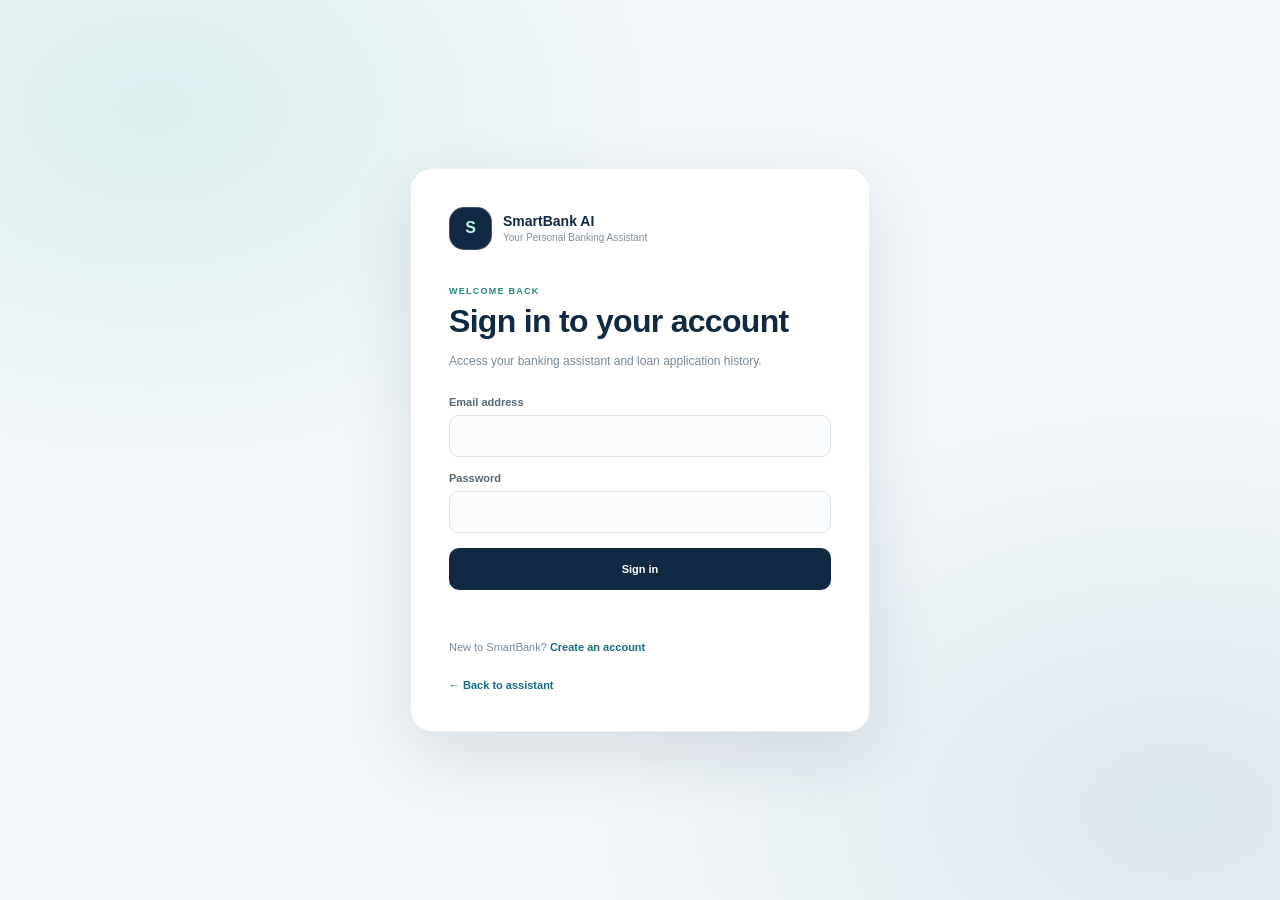
<file: frontend/login.html>
<!doctype html>
<html lang="en"><head><meta charset="utf-8"><meta name="viewport" content="width=device-width,initial-scale=1"><title>Sign in | SmartBank AI</title><link rel="stylesheet" href="style.css"></head>
<body class="auth-page"><main class="auth-card"><a class="brand-lockup" href="index.html"><span class="brand-mark">S</span><span><strong>SmartBank AI</strong><small>Your Personal Banking Assistant</small></span></a><p class="eyebrow">WELCOME BACK</p><h1>Sign in to your account</h1><p class="muted">Access your banking assistant and loan application history.</p><form id="login-form" class="stack-form"><label>Email address<input name="email" type="email" autocomplete="username" required></label><label>Password<input name="password" type="password" autocomplete="current-password" required></label><button class="primary-button" type="submit">Sign in</button><p class="form-message" id="login-message" aria-live="polite"></p></form><p class="auth-switch">New to SmartBank? <a href="register.html">Create an account</a></p><a class="back-link" href="index.html">← Back to assistant</a></main><script src="script.js"></script></body></html>
</file>
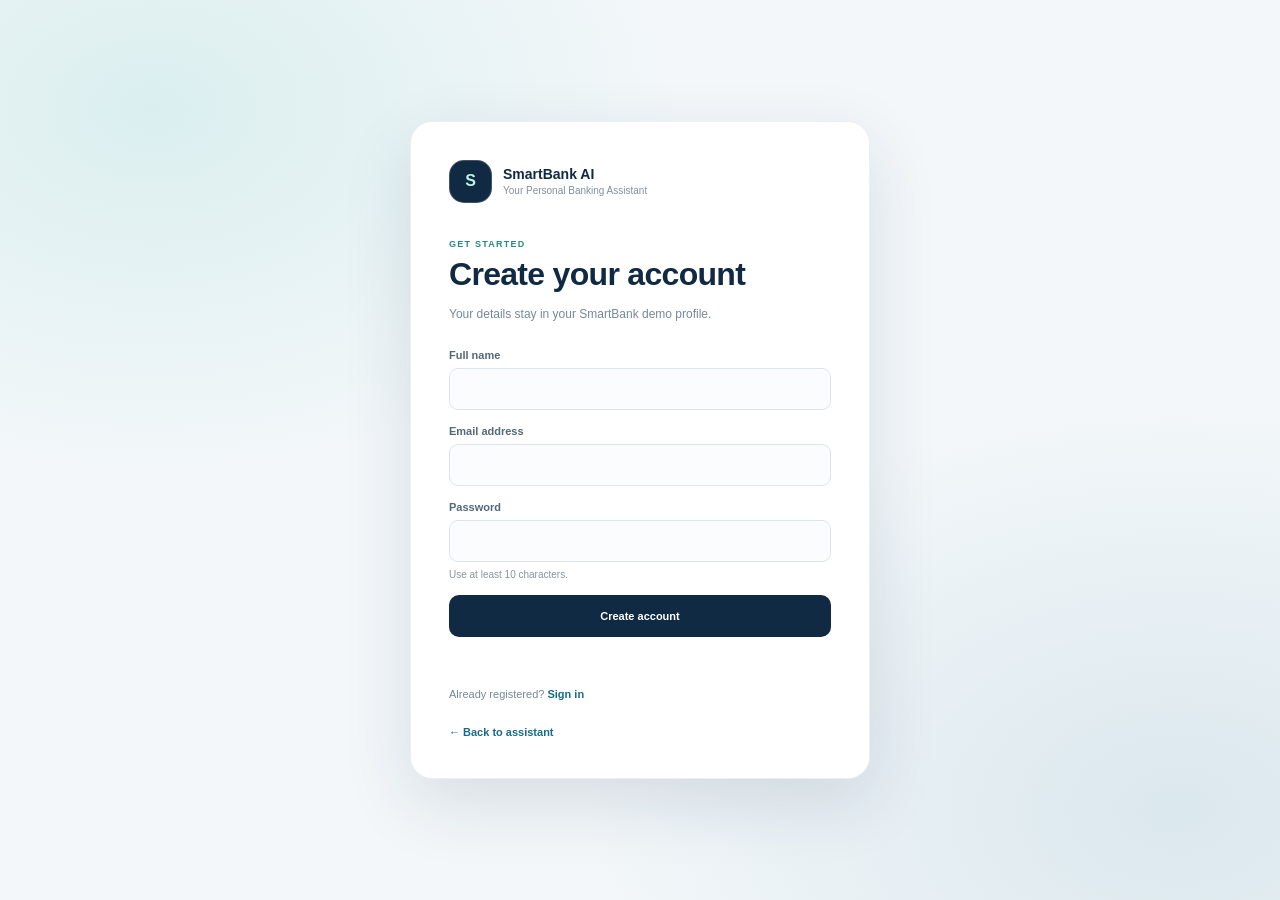
<file: frontend/register.html>
<!doctype html>
<html lang="en"><head><meta charset="utf-8"><meta name="viewport" content="width=device-width,initial-scale=1"><title>Create account | SmartBank AI</title><link rel="stylesheet" href="style.css"></head>
<body class="auth-page"><main class="auth-card"><a class="brand-lockup" href="index.html"><span class="brand-mark">S</span><span><strong>SmartBank AI</strong><small>Your Personal Banking Assistant</small></span></a><p class="eyebrow">GET STARTED</p><h1>Create your account</h1><p class="muted">Your details stay in your SmartBank demo profile.</p><form id="register-form" class="stack-form"><label>Full name<input name="name" autocomplete="name" minlength="2" maxlength="120" required></label><label>Email address<input name="email" type="email" autocomplete="email" required></label><label>Password<input name="password" type="password" autocomplete="new-password" minlength="10" required><small>Use at least 10 characters.</small></label><button class="primary-button" type="submit">Create account</button><p class="form-message" id="register-message" aria-live="polite"></p></form><p class="auth-switch">Already registered? <a href="login.html">Sign in</a></p><a class="back-link" href="index.html">← Back to assistant</a></main><script src="script.js"></script></body></html>
</file>
<file: frontend/style.css>
:root {
  color-scheme: light;
  --navy: #102a43;
  --navy-deep: #0b2035;
  --blue: #176b87;
  --teal: #37b6a5;
  --ink: #1f3347;
  --muted: #7e8d9c;
  --line: #e8edf1;
  --surface: #ffffff;
  --canvas: #f3f7fa;
}

* { box-sizing: border-box; }

body {
  min-width: 320px;
  min-height: 100vh;
  margin: 0;
  color: var(--ink);
  background:
    radial-gradient(ellipse at 12% 12%, rgba(55, 182, 165, .13), transparent 33%),
    radial-gradient(ellipse at 92% 90%, rgba(23, 107, 135, .11), transparent 36%),
    var(--canvas);
  font-family: 'Avenir Next', Avenir, 'Segoe UI', sans-serif;
}

button, input { font: inherit; }
button { cursor: pointer; }

.page-shell {
  display: grid;
  min-height: 100vh;
  padding: 34px 20px;
  place-items: center;
}

.chat-card {
  display: flex;
  flex-direction: column;
  width: min(100%, 850px);
  height: min(800px, calc(100vh - 68px));
  min-height: 530px;
  overflow: hidden;
  border: 1px solid rgba(16, 42, 67, .08);
  border-radius: 22px;
  background: var(--surface);
  box-shadow: 0 24px 70px rgba(16, 42, 67, .12), 0 3px 12px rgba(16, 42, 67, .04);
}

.chat-header {
  display: flex;
  align-items: center;
  gap: 14px;
  min-height: 94px;
  padding: 20px 26px;
  color: #fff;
  background: linear-gradient(112deg, var(--navy-deep), #123b57);
}

.brand-mark {
  display: grid;
  width: 48px;
  height: 48px;
  flex: 0 0 48px;
  place-items: center;
  border: 1px solid rgba(255, 255, 255, .2);
  border-radius: 15px;
  background: rgba(255, 255, 255, .1);
}
.brand-mark svg { width: 29px; fill: none; stroke: #8fe1d1; stroke-linecap: round; stroke-linejoin: round; stroke-width: 1.7; }
.brand-copy { min-width: 0; }
.brand-copy h1 { margin: 0 0 3px; font: 800 19px/1.2 'Avenir Next', Avenir, 'Segoe UI', sans-serif; letter-spacing: -.3px; }
.brand-copy p { margin: 0; color: #c4d4df; font-size: 12px; }

.chat-header-actions {
  display: flex;
  align-items: center;
  gap: 6px;
  margin-left: auto;
  flex-wrap: wrap;
}

.header-action-btn {
  display: inline-flex;
  align-items: center;
  gap: 5px;
  padding: 6px 10px;
  border: 1px solid rgba(143, 225, 209, .35);
  border-radius: 8px;
  color: #effcf9;
  background: rgba(143, 225, 209, .12);
  font-size: 11px;
  font-weight: 600;
  cursor: pointer;
  transition: all .18s ease;
  white-space: nowrap;
}

.header-action-btn:hover {
  background: rgba(143, 225, 209, .25);
  border-color: #8fe1d1;
  transform: translateY(-1px);
}

.header-action-btn .btn-icon {
  font-size: 13px;
}

.clear-button {
  display: flex;
  align-items: center;
  gap: 7px;
  margin-left: auto;
  padding: 9px 11px;
  border: 1px solid rgba(255, 255, 255, .17);
  border-radius: 9px;
  color: #e7f0f5;
  background: rgba(255, 255, 255, .07);
  font-size: 12px;
  transition: background .18s ease;
}
.chat-dashboard-link { margin-left: auto; color: #d7e7ee; font-size: 11px; text-decoration: none; white-space: nowrap; }
.chat-dashboard-link:hover { color: #8fe1d1; }
.chat-dashboard-link + .clear-button { margin-left: 0; }
.chat-header-actions .clear-button { margin-left: 0; }
.clear-button:hover { background: rgba(255, 255, 255, .15); }
.clear-button svg { width: 15px; fill: none; stroke: currentColor; stroke-linecap: round; stroke-linejoin: round; stroke-width: 1.7; }

.chat-content { display: flex; flex: 1; flex-direction: column; min-height: 0; }
.chat-messages { flex: 1; overflow-y: auto; padding: 28px 30px 18px; scroll-behavior: smooth; }
.message-row { display: flex; align-items: flex-start; gap: 11px; margin: 0 0 22px; animation: appear .2s ease-out; }
.message-row.user-row { flex-direction: row-reverse; }
.avatar { display: grid; width: 34px; height: 34px; flex: 0 0 34px; place-items: center; border-radius: 12px; font: 700 13px 'Avenir Next', Avenir, 'Segoe UI', sans-serif; }
.bot-avatar { color: #087d76; background: #ddf5ef; }
.user-avatar { color: #fff; background: var(--navy); }
.message-group { max-width: min(76%, 540px); }
.user-row .message-group { display: flex; flex-direction: column; align-items: flex-end; }
.sender-label { display: block; margin: 0 0 6px 2px; color: #748596; font-size: 11px; font-weight: 600; }
.user-row .sender-label { margin-right: 2px; }
.message-bubble { padding: 12px 15px; border-radius: 4px 16px 16px; font-size: 13px; line-height: 1.6; overflow-wrap: anywhere; }
.message-bubble p { margin: 0; white-space: pre-wrap; }
.bot-bubble { color: #34495c; background: #f2f6f8; }
.user-bubble { border-radius: 16px 4px 16px 16px; color: #fff; background: var(--navy); }
.message-time { display: block; margin: 6px 2px 0; color: #a0acb7; font-size: 10px; }
.loading-bubble { display: flex; align-items: center; gap: 4px; min-width: 52px; min-height: 39px; }
.loading-bubble span { width: 5px; height: 5px; border-radius: 50%; background: #8498a7; animation: typing 1s infinite ease-in-out; }
.loading-bubble span:nth-child(2) { animation-delay: .15s; }
.loading-bubble span:nth-child(3) { animation-delay: .3s; }

/* Floating Glassmorphic Pill Search Bar */
.composer-wrapper {
  padding: 10px 24px 16px;
  background: transparent;
  flex-shrink: 0;
}

.composer {
  display: flex;
  align-items: center;
  gap: 8px;
  padding: 6px 8px 6px 14px;
  border: 1.5px solid rgba(212, 226, 233, 0.88);
  border-radius: 999px;
  background: rgba(255, 255, 255, 0.95);
  backdrop-filter: blur(14px);
  -webkit-backdrop-filter: blur(14px);
  box-shadow: 0 10px 28px rgba(16, 42, 67, 0.08), 0 2px 6px rgba(16, 42, 67, 0.03);
  transition: all .22s cubic-bezier(0.16, 1, 0.3, 1);
}

.composer:focus-within {
  border-color: #59bbaa;
  box-shadow: 0 14px 34px rgba(16, 42, 67, 0.12), 0 0 0 3px rgba(89, 187, 170, 0.16);
  background: #ffffff;
}

.composer input {
  flex: 1;
  min-width: 0;
  padding: 8px 10px;
  border: 0 !important;
  outline: 0 !important;
  background: transparent !important;
  font-size: 13.5px;
  color: var(--ink);
  box-shadow: none !important;
}

.composer input::placeholder {
  color: #9aa8b3;
  font-size: 13px;
}

/* Document Upload Button inside Pill */
.pill-attach-btn {
  display: inline-flex !important;
  align-items: center !important;
  gap: 6px !important;
  padding: 5px 11px !important;
  height: 32px !important;
  flex-shrink: 0 !important;
  border-radius: 999px !important;
  border: 1px solid #cce8e0 !important;
  background: #f0faf6 !important;
  color: #0b6858 !important;
  font-size: 11px !important;
  font-weight: 600 !important;
  cursor: pointer !important;
  transition: all .18s ease !important;
  white-space: nowrap !important;
}

.pill-attach-btn:hover {
  background: #e1f5ee !important;
  border-color: #6dcfb9 !important;
  transform: translateY(-1px) !important;
  box-shadow: 0 2px 6px rgba(11, 104, 88, .12) !important;
}

.pill-attach-btn svg {
  width: 15px !important;
  height: 15px !important;
  stroke: currentColor !important;
  stroke-width: 2 !important;
  fill: none !important;
}

.pill-attach-btn .attach-text {
  font-size: 11px !important;
  font-weight: 600 !important;
  letter-spacing: -.1px !important;
}

/* Inline Action Buttons inside Search Bar */
.composer-inline-actions {
  display: flex;
  align-items: center;
  gap: 6px;
  flex-shrink: 0;
}

.inline-tool-pill {
  display: inline-flex;
  align-items: center;
  gap: 5px;
  padding: 5px 11px;
  border-radius: 999px;
  font-size: 11px;
  font-weight: 600;
  cursor: pointer;
  transition: all .18s ease;
  white-space: nowrap;
  user-select: none;
}

.inline-tool-pill:hover {
  transform: translateY(-1px);
}

.inline-tool-pill.fraud-pill {
  border: 1px solid #fbe2bc;
  background: #fffdf7;
  color: #925d07;
}

.inline-tool-pill.fraud-pill:hover {
  border-color: #f7bb6b;
  background: #fff5e0;
  color: #784903;
  box-shadow: 0 3px 8px rgba(146, 93, 7, .12);
}

.inline-tool-pill.loan-pill {
  border: 1px solid #c8ede3;
  background: #f4fbf9;
  color: #0b6858;
}

.inline-tool-pill.loan-pill:hover {
  border-color: #79d0bf;
  background: #e3f8f3;
  color: #065043;
  box-shadow: 0 3px 8px rgba(11, 104, 88, .12);
}

.inline-pill-icon {
  font-size: 12px;
  line-height: 1;
}

.inline-pill-text {
  font-size: 11px;
  letter-spacing: -.1px;
}

/* Circular Send Button */
.pill-send-btn {
  display: inline-flex !important;
  align-items: center !important;
  justify-content: center !important;
  width: 34px !important;
  height: 34px !important;
  min-width: 34px !important;
  flex: 0 0 34px !important;
  padding: 0 !important;
  border-radius: 50% !important;
  background: var(--navy) !important;
  color: #fff !important;
  border: none !important;
  cursor: pointer !important;
  transition: all .18s ease !important;
}

.pill-send-btn:hover {
  background: #174765 !important;
  transform: scale(1.06) !important;
  box-shadow: 0 4px 12px rgba(16, 42, 67, .25) !important;
}

.pill-send-btn svg {
  width: 15px !important;
  height: 15px !important;
  margin-left: 1px !important;
  stroke: currentColor !important;
  stroke-width: 2 !important;
  fill: none !important;
}
.chat-footer { display: flex; align-items: center; justify-content: center; gap: 7px; min-height: 34px; padding: 0 12px 10px; color: #95a2ad; font-size: 10px; text-align: center; }
.status-dot { width: 6px; height: 6px; border-radius: 50%; background: #45b79d; }
.prediction-dialog { width: min(640px, calc(100% - 28px)); max-height: min(90vh, 900px); padding: 0; overflow: auto; border: 1px solid #dfe8ed; border-radius: 18px; color: var(--ink); background: #fff; box-shadow: 0 24px 70px rgba(16, 42, 67, .22); }
.prediction-dialog::backdrop { background: rgba(9, 28, 44, .52); backdrop-filter: blur(2px); }
.dialog-header { position: sticky; top: 0; z-index: 1; display: flex; align-items: center; justify-content: space-between; padding: 20px 24px 15px; border-bottom: 1px solid var(--line); background: rgba(255, 255, 255, .97); }
.dialog-eyebrow { margin: 0 0 4px; color: #288e83; font-size: 9px; font-weight: 700; letter-spacing: 1.1px; }
.dialog-header h2 { margin: 0; color: var(--navy); font: 750 20px/1.3 'Avenir Next', Avenir, 'Segoe UI', sans-serif; }
.dialog-close { width: 34px; height: 34px; border: 0; border-radius: 10px; color: #617583; background: #f1f5f7; font-size: 23px; line-height: 1; }
.dialog-intro { margin: 0; padding: 15px 24px 5px; color: #758694; font-size: 12px; line-height: 1.6; }
.prediction-form { display: grid; grid-template-columns: repeat(2, minmax(0, 1fr)); gap: 13px; padding: 12px 24px 22px; }
.prediction-form label { display: flex; flex-direction: column; gap: 6px; color: #536878; font-size: 11px; font-weight: 600; }
.prediction-form input, .prediction-form select { width: 100%; min-height: 39px; padding: 8px 10px; border: 1px solid #dce5ea; border-radius: 9px; outline: 0; color: var(--ink); background: #fbfcfd; font-size: 12px; }
.prediction-form input:focus, .prediction-form select:focus { border-color: #59bbaa; box-shadow: 0 0 0 3px rgba(55, 182, 165, .13); }
.form-submit { grid-column: 1 / -1; min-height: 42px; border: 0; border-radius: 10px; color: #fff; background: var(--navy); font-size: 12px; font-weight: 700; }
.form-submit:hover { background: #174765; }
.form-submit:disabled { cursor: wait; opacity: .65; }
.prediction-result { padding: 0 24px 22px; }
.result-card { padding: 15px; border: 1px solid #d9ebe7; border-radius: 12px; background: #f5fbf9; }
.result-card h3 { margin: 0 0 8px; color: #155c5a; font-size: 15px; }
.result-card p { margin: 5px 0; color: #526878; font-size: 11px; line-height: 1.55; }
.result-card .risk-high { color: #a63434; }
.result-card .risk-medium { color: #9a6b20; }
.result-card .risk-low { color: #24795f; }
.result-error { margin: 0; color: #a63434; font-size: 11px; line-height: 1.5; }
.dialog-loading { color: #758694; font-size: 11px; }
.visually-hidden { position: absolute; width: 1px; height: 1px; padding: 0; margin: -1px; overflow: hidden; clip: rect(0, 0, 0, 0); white-space: nowrap; border: 0; }

/* Authentication and signed-in application screens. */
.auth-page { display: grid; min-height: 100vh; padding: 24px; place-items: center; }
.auth-card { width: min(100%, 460px); padding: 38px; border: 1px solid rgba(16,42,67,.08); border-radius: 22px; background: #fff; box-shadow: 0 24px 70px rgba(16,42,67,.12); }
.brand-lockup { display: inline-flex; align-items: center; gap: 11px; color: var(--navy); text-decoration: none; }
.brand-lockup .brand-mark { width: 43px; height: 43px; flex-basis: 43px; color: #bdf1e4; background: var(--navy); font-weight: 800; }
.brand-lockup > span:last-child { display: flex; flex-direction: column; gap: 3px; }
.brand-lockup strong { font-size: 14px; }
.brand-lockup small { color: #80909e; font-size: 10px; }
.eyebrow { margin: 0 0 7px; color: #258a80; font-size: 9px; font-weight: 800; letter-spacing: 1.25px; }
.auth-card > .eyebrow { margin-top: 36px; }
.auth-card h1, .page-heading h1 { margin: 0; color: var(--navy); font-size: clamp(24px, 3vw, 32px); letter-spacing: -.7px; }
.muted { color: #778997; font-size: 12px; line-height: 1.65; }
.stack-form { display: grid; gap: 15px; margin-top: 25px; }
.stack-form label, .application-form label { display: flex; flex-direction: column; gap: 7px; color: #536878; font-size: 11px; font-weight: 650; }
.stack-form input, .application-form input, .application-form select { width: 100%; min-height: 42px; padding: 10px 12px; border: 1px solid #dce5ea; border-radius: 9px; outline: none; color: var(--ink); background: #fbfcfd; font-size: 12px; }
.stack-form input:focus, .application-form input:focus, .application-form select:focus { border-color: #59bbaa; box-shadow: 0 0 0 3px rgba(55,182,165,.13); }
.stack-form label small { color: #8795a0; font-size: 10px; font-weight: 400; }
.primary-button, .secondary-button { display: inline-flex; min-height: 42px; align-items: center; justify-content: center; gap: 9px; padding: 0 17px; border: 0; border-radius: 10px; color: #fff; background: var(--navy); font-size: 11px; font-weight: 700; text-decoration: none; transition: background .18s, transform .18s; }
.primary-button:hover { transform: translateY(-1px); background: #174765; }
.primary-button:disabled { cursor: wait; opacity: .65; }
.secondary-button { border: 1px solid #dce8ed; color: #285169; background: #fff; }
.auth-switch { margin: 20px 0 0; color: #778997; font-size: 11px; }
.auth-switch a, .text-link, .back-link { color: #176b87; font-weight: 700; text-decoration: none; }
.back-link { display: inline-block; margin-top: 26px; font-size: 11px; }
.form-message { min-height: 16px; margin: 0; color: #a63434; font-size: 11px; line-height: 1.5; }
.form-message.success { color: #24795f; }
.app-shell { display: grid; width: min(1500px, 100%); min-height: 100vh; grid-template-columns: 236px minmax(0,1fr); margin: 0 auto; background: #f6f8fa; }
body:has(.app-shell) { background: #f6f8fa; }
.sidebar { position: sticky; top: 0; display: flex; height: 100vh; flex-direction: column; padding: 25px 16px 18px; color: #fff; background: linear-gradient(180deg,#0d2941,#123c55); }
.sidebar .brand-lockup { padding: 0 7px 26px; color: #fff; }
.sidebar .brand-lockup small { color: #aac0ce; }
.sidebar .brand-mark { border-color: rgba(255,255,255,.2); color: #bdf1e4; background: rgba(255,255,255,.1); }
.side-nav { display: grid; gap: 5px; }
.side-nav a { padding: 11px 12px; border-radius: 9px; color: #c5d5de; font-size: 11px; text-decoration: none; transition: background .18s,color .18s; }
.side-nav a:hover, .side-nav a.active { color: #fff; background: rgba(255,255,255,.12); }
.side-nav a.active { box-shadow: inset 3px 0 #5ed0b8; }
.logout-button { margin-top: auto; padding: 11px 12px; border: 1px solid rgba(255,255,255,.18); border-radius: 9px; color: #dce8ee; background: transparent; font-size: 11px; text-align: left; }
.logout-button:hover { background: rgba(255,255,255,.09); }
.main-content { min-width: 0; padding: 38px clamp(20px,4vw,58px) 48px; }
.page-heading { display: flex; align-items: center; justify-content: space-between; gap: 18px; margin-bottom: 26px; }
.page-heading .muted { margin: 6px 0 0; }
.link-button { white-space: nowrap; }
.metric-grid { display: grid; grid-template-columns: repeat(4,minmax(0,1fr)); gap: 13px; margin-bottom: 18px; }
.metric-card, .risk-kpis article { display: flex; min-width: 0; flex-direction: column; gap: 9px; padding: 18px; border: 1px solid #e8edf1; border-radius: 13px; background: #fff; box-shadow: 0 5px 15px rgba(16,42,67,.025); }
.metric-card > span, .risk-kpis article > span { color: #778997; font-size: 10px; }
.metric-card strong { color: var(--navy); font-size: clamp(18px,2vw,25px); letter-spacing: -.6px; overflow-wrap: anywhere; }
.metric-card small { color: #9aa6af; font-size: 9px; }
.status-pill, .role-pill { display: inline-flex; width: max-content; align-items: center; padding: 5px 9px; border-radius: 999px; color: #25765f !important; background: #e7f6f0; font-size: 10px !important; letter-spacing: 0 !important; }
.content-card { min-width: 0; margin-top: 16px; padding: 21px; border: 1px solid #e8edf1; border-radius: 14px; background: #fff; box-shadow: 0 5px 15px rgba(16,42,67,.025); }
.section-heading { display: flex; align-items: center; justify-content: space-between; gap: 14px; margin-bottom: 14px; }
.section-heading h2, .content-card h2 { margin: 0; color: var(--navy); font-size: 15px; }
.section-heading a { color: #176b87; font-size: 10px; font-weight: 700; text-decoration: none; }
.assistant-promo { display: flex; align-items: center; justify-content: space-between; gap: 18px; margin-top: 16px; background: linear-gradient(110deg,#f4fbf9,#fff); }
.assistant-promo h2 { font-size: 17px; }
.assistant-promo .muted { margin-bottom: 0; }
.notice-banner { display: flex; gap: 12px; padding: 13px 16px; border: 1px solid #f1dfb8; border-radius: 11px; color: #765a24; background: #fffaf0; font-size: 10px; line-height: 1.5; }
.notice-banner strong { white-space: nowrap; }
.form-card { margin-top: 16px; }
.application-form { display: grid; grid-template-columns: repeat(2,minmax(0,1fr)); gap: 16px; }
.application-form .form-actions { display: flex; grid-column: 1/-1; align-items: center; gap: 18px; }
.full-span { grid-column: 1/-1; }
.table-wrap { width: 100%; overflow-x: auto; }
.data-table { width: 100%; border-collapse: collapse; white-space: nowrap; }
.data-table th { padding: 11px 12px; color: #82919c; font-size: 9px; font-weight: 700; text-align: left; text-transform: uppercase; letter-spacing: .65px; }
.data-table td { padding: 13px 12px; border-top: 1px solid #edf1f3; color: #334b5e; font-size: 10px; }
.data-table tbody tr:hover { background: #fbfdfd; }
.table-link { color: #176b87; font-weight: 700; text-decoration: none; }
.risk-badge { display: inline-flex; padding: 5px 8px; border-radius: 999px; font-size: 9px; font-weight: 700; }
.risk-badge.low { color: #26765f; background: #e8f6f0; }
.risk-badge.medium { color: #946b25; background: #fff4dc; }
.risk-badge.high { color: #a33c3c; background: #fdecec; }
.profile-card { display: flex; align-items: center; gap: 20px; padding: 28px; }
.profile-card h2 { margin: 0; font-size: 20px; }
.profile-card .muted { margin: 5px 0 12px; }
.profile-avatar { display: grid; width: 64px; height: 64px; flex: 0 0 64px; place-items: center; border-radius: 20px; color: #11786f; background: #ddf5ef; font-size: 25px; font-weight: 800; }
.role-pill { color: #285169 !important; background: #edf4f7; text-transform: capitalize; }
.risk-kpis { display: grid; grid-template-columns: repeat(4,minmax(0,1fr)); gap: 11px; margin-bottom: 18px; }
.risk-kpis article { padding: 14px 17px; }
.risk-kpis article strong { color: var(--navy); font-size: 19px; }
.insight-grid { display: grid; grid-template-columns: repeat(2,minmax(0,1fr)); gap: 14px; }
.insight-grid .content-card { margin: 0; }
.insight-card h2 { margin-bottom: 17px; }
.insight-list { display: grid; gap: 0; margin: 0; }
.insight-list div { display: flex; justify-content: space-between; gap: 14px; padding: 10px 0; border-top: 1px solid #edf1f3; font-size: 10px; }
.insight-list dt { color: #778997; }
.insight-list dd { margin: 0; color: #334b5e; font-weight: 700; text-align: right; }
.chart-card { min-height: 265px; }
.chart-card h2 { margin-bottom: 15px; }
.chart-card canvas { width: 100% !important; max-height: 205px; }
.chart-wide { grid-column: 1/-1; min-height: 300px; }
.chart-wide canvas { max-height: 240px; }
.refresh-note { color: #91a0aa; font-size: 9px; }
.analytics-footnote { margin: 18px 0 0; color: #96a2aa; font-size: 9px; line-height: 1.6; }

@keyframes appear { from { opacity: 0; transform: translateY(5px); } to { opacity: 1; transform: translateY(0); } }
@keyframes typing { 0%, 60%, 100% { transform: translateY(0); opacity: .5; } 30% { transform: translateY(-4px); opacity: 1; } }

@media (max-width: 600px) {
  .auth-page { padding: 12px; }
  .auth-card { padding: 26px 21px; }
  .app-shell { display: block; padding-bottom: 58px; }
  .sidebar { position: fixed; z-index: 5; inset: auto 0 0; height: auto; padding: 7px 9px calc(7px + env(safe-area-inset-bottom)); }
  .sidebar .brand-lockup, .logout-button { display: none; }
  .side-nav { display: flex; overflow-x: auto; gap: 4px; }
  .side-nav a { flex: 0 0 auto; padding: 10px 11px; font-size: 9px; white-space: nowrap; }
  .side-nav a.active { box-shadow: inset 0 -2px #5ed0b8; }
  .main-content { padding: 26px 15px 30px; }
  .page-heading { align-items: flex-start; }
  .page-heading h1 { font-size: 25px; }
  .page-heading .link-button { padding: 0 11px; font-size: 9px; }
  .metric-grid { grid-template-columns: repeat(2,minmax(0,1fr)); gap: 9px; }
  .metric-card { padding: 14px; }
  .metric-card strong { font-size: 19px; }
  .content-card { padding: 16px; }
  .application-form, .insight-grid { grid-template-columns: 1fr; }
  .application-form .form-actions { flex-wrap: wrap; }
  .full-span { grid-column: auto; }
  .risk-kpis { grid-template-columns: repeat(2,minmax(0,1fr)); }
  .chart-wide { grid-column: auto; }
  .assistant-promo { align-items: flex-start; flex-direction: column; }
  .notice-banner { flex-direction: column; gap: 4px; }
  .table-wrap { margin-right: -4px; }
  .data-table th, .data-table td { padding-right: 9px; padding-left: 9px; }
  .page-shell { padding: 0; place-items: stretch; }
  .chat-card { width: 100%; height: 100vh; height: 100dvh; min-height: 480px; border: 0; border-radius: 0; }
  .chat-header { min-height: 82px; padding: 15px 17px; flex-wrap: wrap; }
  .chat-header-actions { width: 100%; margin-top: 6px; gap: 6px; }
  .header-action-btn { padding: 6px 9px; font-size: 10.5px; }
  .brand-mark { width: 42px; height: 42px; flex-basis: 42px; border-radius: 13px; }
  .brand-copy h1 { font-size: 17px; }
  .brand-copy p { font-size: 10px; }
  .clear-button { padding: 8px; }
  .clear-button span { display: none; }
  .chat-dashboard-link { font-size: 10px; }
  .chat-messages { padding: 23px 17px 15px; }
  .message-group { max-width: 84%; }
  .composer-wrapper { padding: 6px 12px 12px; }
  .composer { padding: 5px 6px 5px 10px; gap: 5px; }
  .inline-tool-pill { padding: 4px 8px; font-size: 10.5px; gap: 3px; }
  .chat-footer { font-size: 9px; }
  .prediction-form { grid-template-columns: 1fr; gap: 11px; padding-right: 17px; padding-left: 17px; }
  .dialog-header { padding-right: 17px; padding-left: 17px; }
  .dialog-intro { padding-right: 17px; padding-left: 17px; }
  .prediction-result { padding-right: 17px; padding-left: 17px; }
}

@media (max-width: 480px) {
  .inline-pill-text { display: none; }
  .inline-tool-pill { padding: 0; width: 28px; height: 28px; border-radius: 50%; justify-content: center; }
}

@media (min-width: 601px) and (max-width: 950px) {
  .app-shell { grid-template-columns: 195px minmax(0,1fr); }
  .sidebar { padding-right: 11px; padding-left: 11px; }
  .metric-grid { grid-template-columns: repeat(2,minmax(0,1fr)); }
}

.filter-row { display:flex; flex-wrap:wrap; gap:10px; margin-bottom:18px; }
.filter-row input, .filter-row select { min-height:40px; padding:8px 11px; border:1px solid #dce5ea; border-radius:9px; color:var(--ink); background:#fff; }

/* Assistant in App-Shell Layout */
.assistant-main-content {
  display: flex;
  flex-direction: column;
  align-items: center;
  justify-content: center;
  padding: 24px clamp(14px, 2.5vw, 36px);
  min-height: 100vh;
}
.assistant-main-content .chat-card {
  width: 100%;
  max-width: 920px;
  height: calc(100vh - 48px);
  min-height: 560px;
  margin: 0;
}

/* Document Upload in Chat */
.attach-button {
  display: inline-flex;
  align-items: center;
  gap: 7px;
  min-height: 44px;
  padding: 0 13px;
  border: 1px solid #dfe7ec;
  border-radius: 11px;
  color: #334e68;
  background: #f8fafc;
  font-size: 12px;
  font-weight: 600;
  cursor: pointer;
  white-space: nowrap;
  transition: all .18s ease;
}
.attach-button:hover {
  border-color: #59bbaa;
  color: #087d76;
  background: #edf8f5;
}
.attach-button svg {
  width: 17px;
  height: 17px;
  stroke: currentColor;
  fill: none;
  stroke-width: 2;
  stroke-linecap: round;
  stroke-linejoin: round;
}
.attach-text {
  font-size: 12px;
  font-weight: 600;
}
.upload-icon {
  color: #0d7f57;
  background: #def7ee;
}
.uploaded-doc-bar {
  display: flex;
  align-items: center;
  gap: 8px;
  margin: 0 24px 8px;
  padding: 6px 16px;
  background: #edf7f4;
  border: 1px solid #c8ebe1;
  border-radius: 999px;
  font-size: 11px;
  color: #12574e;
  box-shadow: 0 4px 12px rgba(18, 87, 78, .06);
}
.uploaded-doc-bar .uploaded-doc-icon {
  font-size: 13px;
}
.uploaded-doc-bar .uploaded-doc-label {
  font-weight: 600;
  max-width: 320px;
  overflow: hidden;
  text-overflow: ellipsis;
  white-space: nowrap;
}
.uploaded-doc-bar .uploaded-doc-tag {
  padding: 1px 7px;
  border-radius: 999px;
  background: #cbf1e6;
  color: #0b6858;
  font-size: 9px;
  font-weight: 700;
  text-transform: uppercase;
}
.uploaded-doc-bar .clear-doc-btn {
  margin-left: auto;
  border: 0;
  background: transparent;
  color: #0b6858;
  font-size: 17px;
  line-height: 1;
  padding: 0 4px;
  cursor: pointer;
}
.uploaded-doc-bar .clear-doc-btn:hover {
  color: #a63434;
}
.filter-row input { flex:1 1 190px; }
@media (prefers-reduced-motion: reduce) {
  *, *::before, *::after { scroll-behavior: auto !important; animation-duration: .01ms !important; transition-duration: .01ms !important; }
}
</file>
